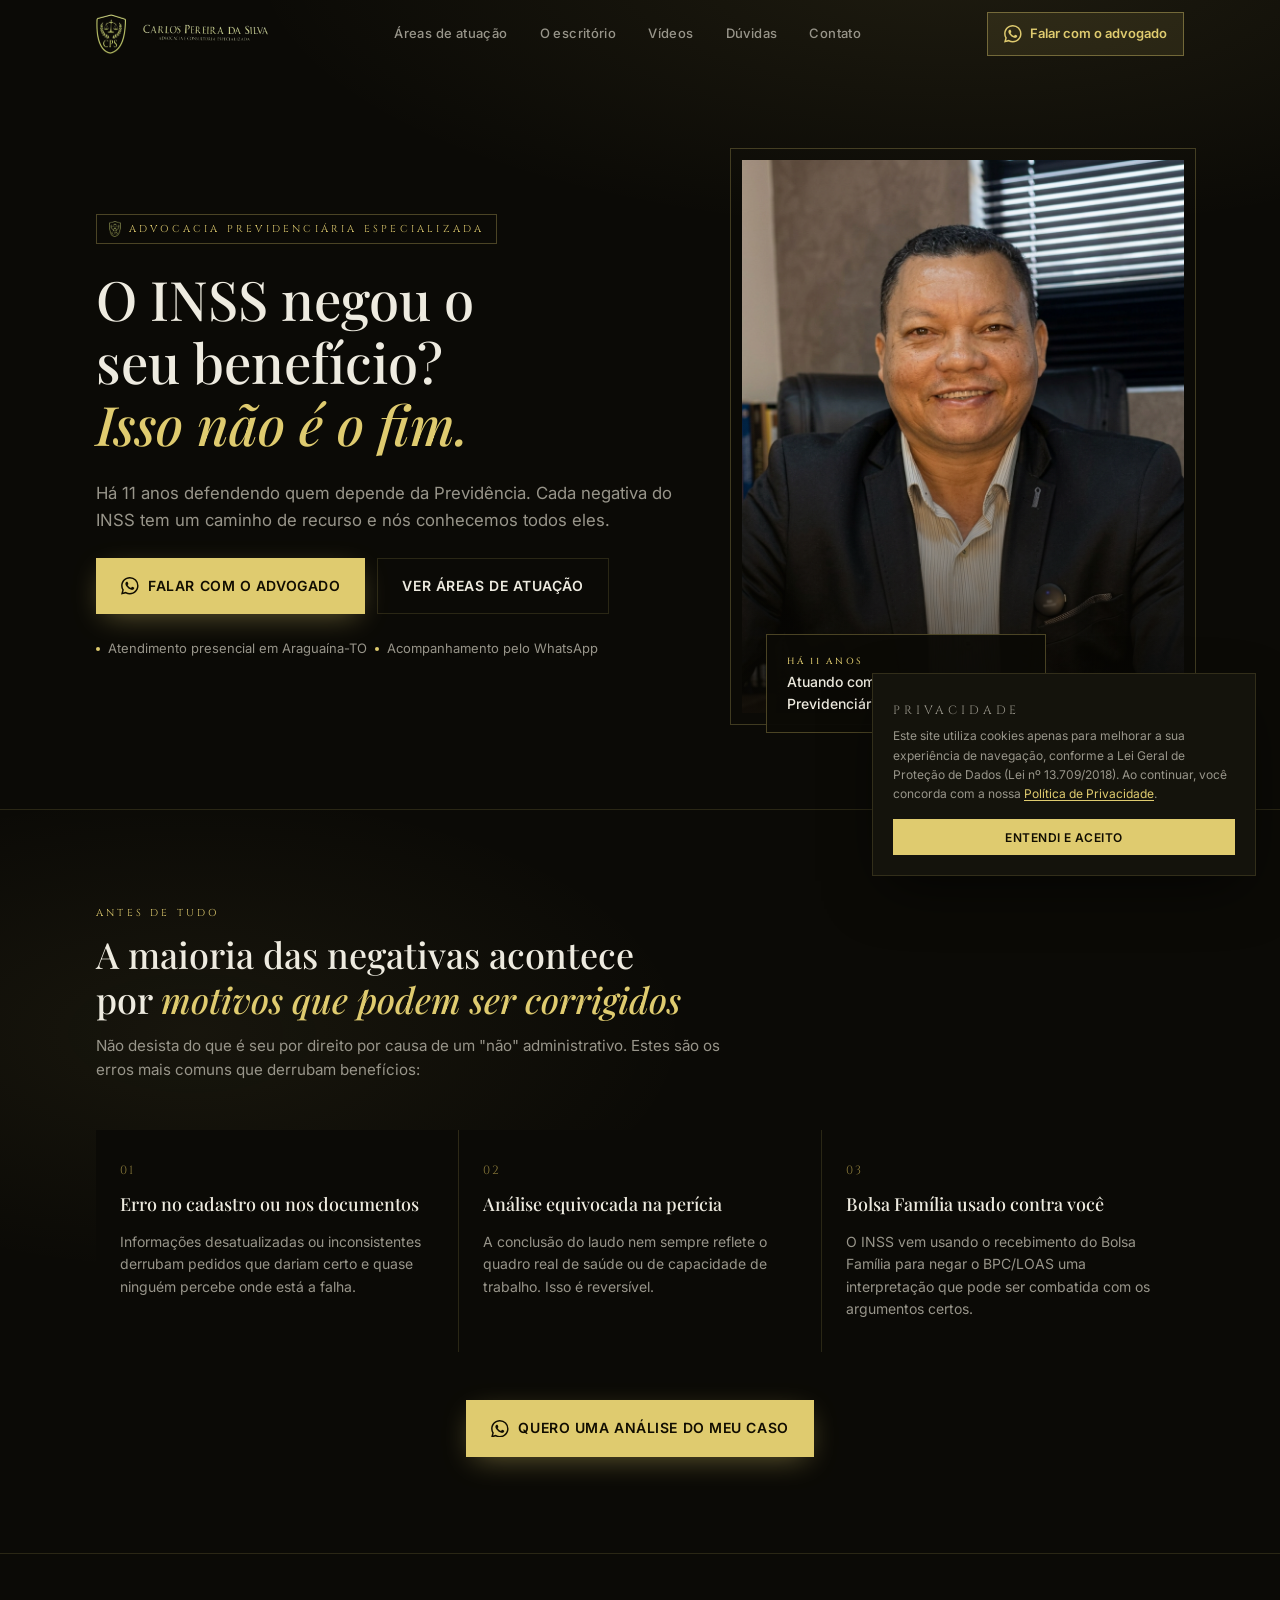
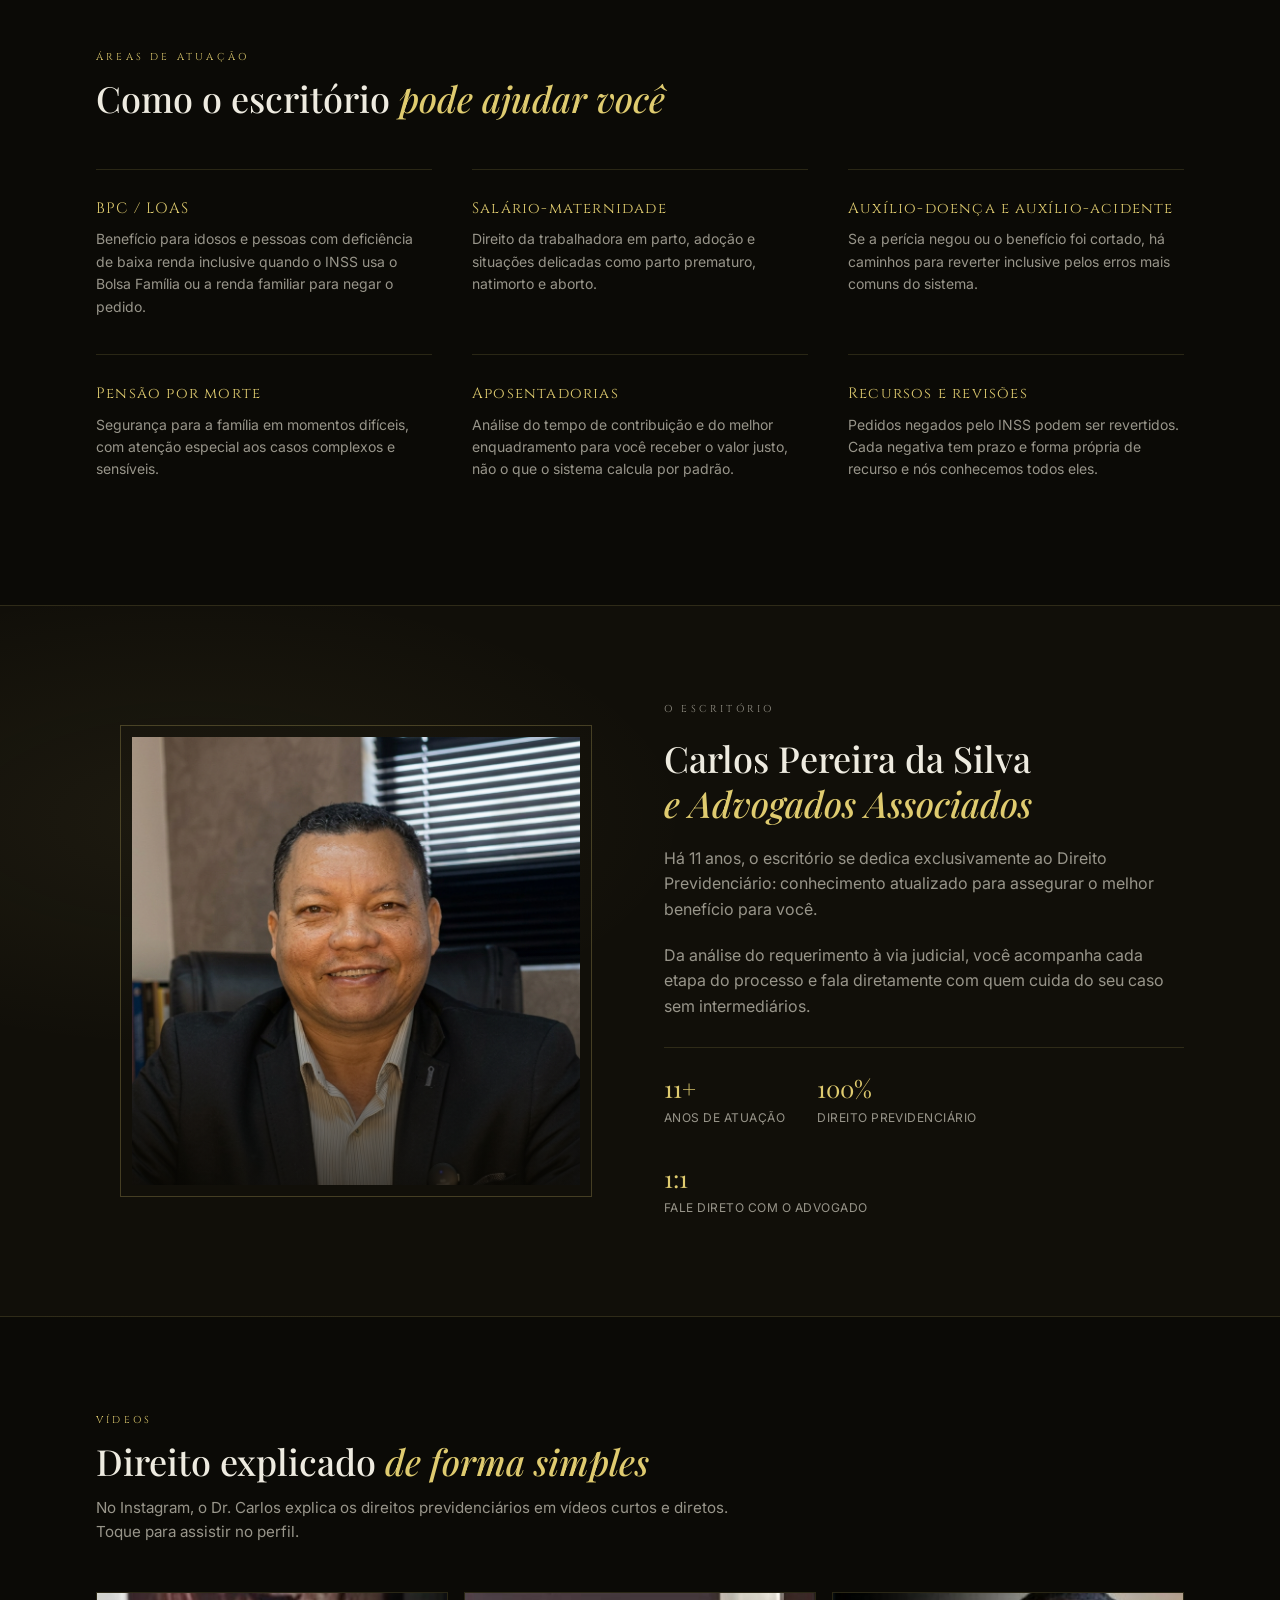
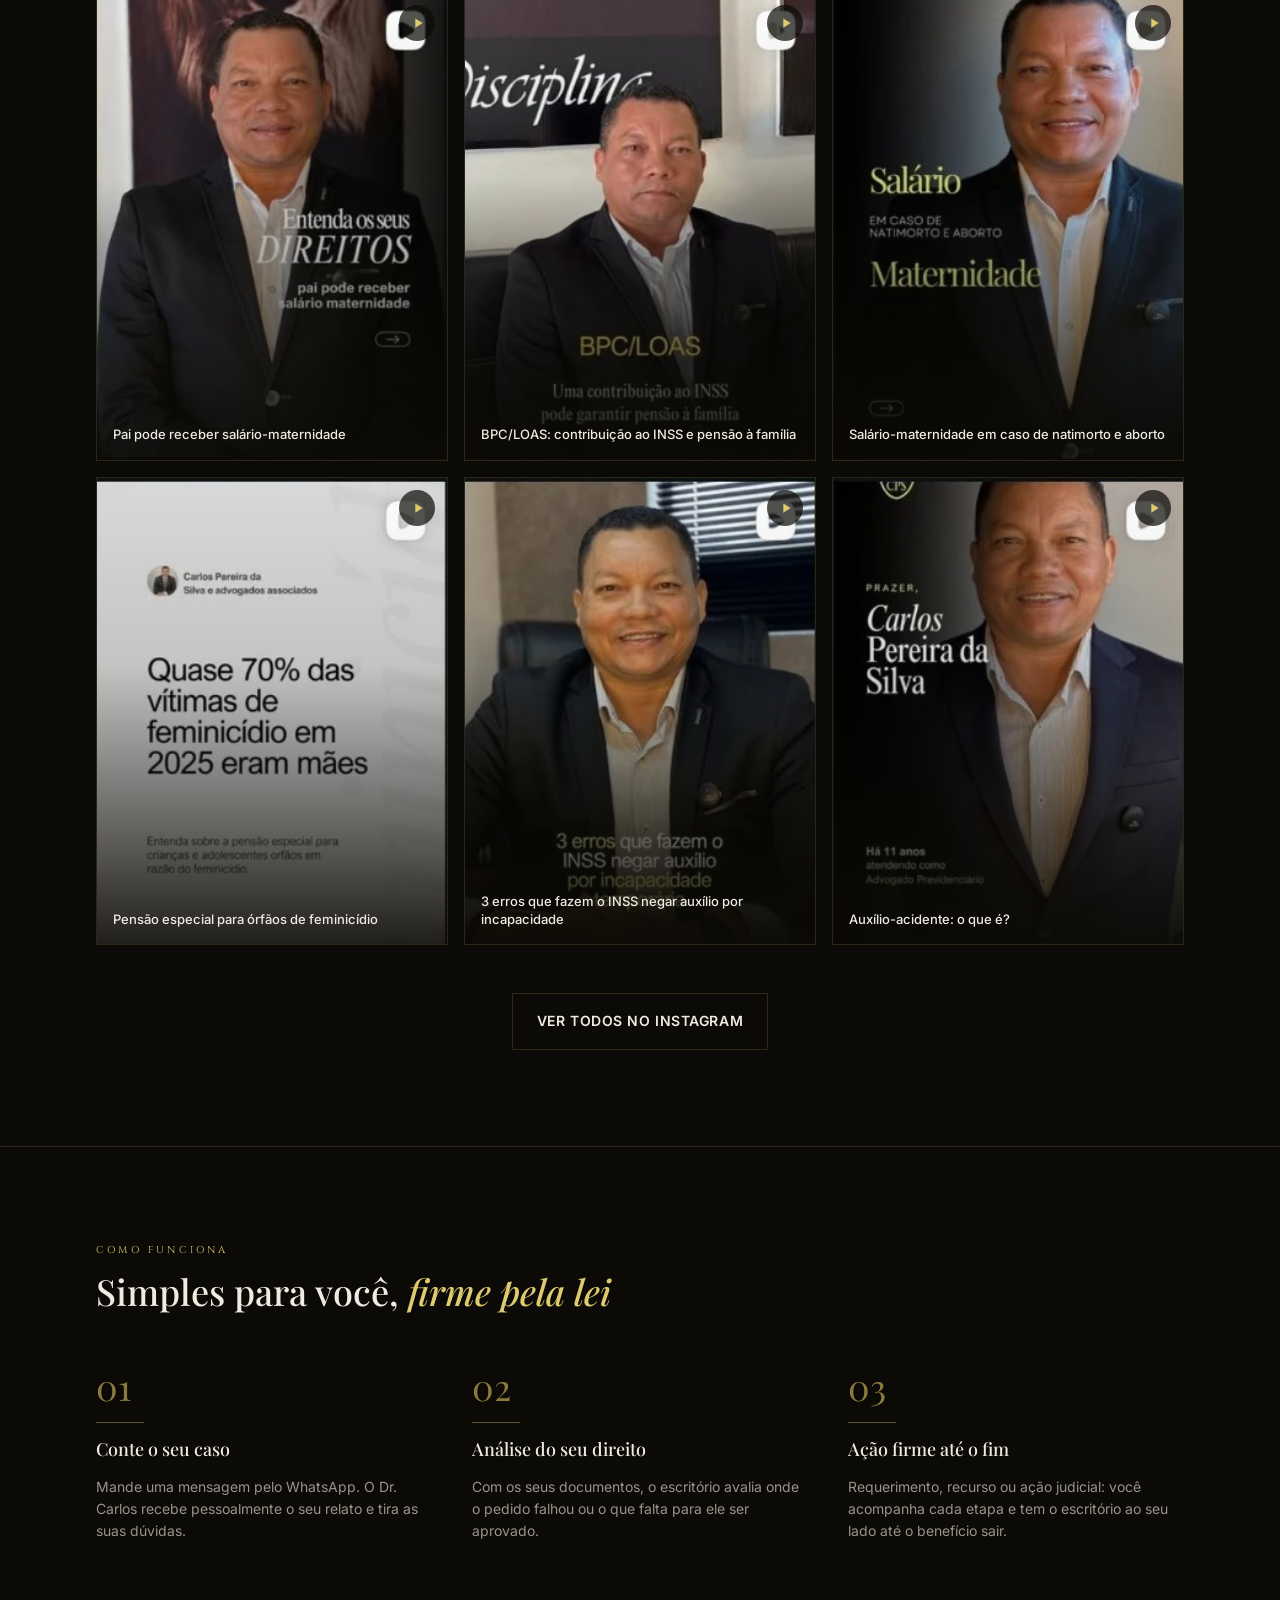
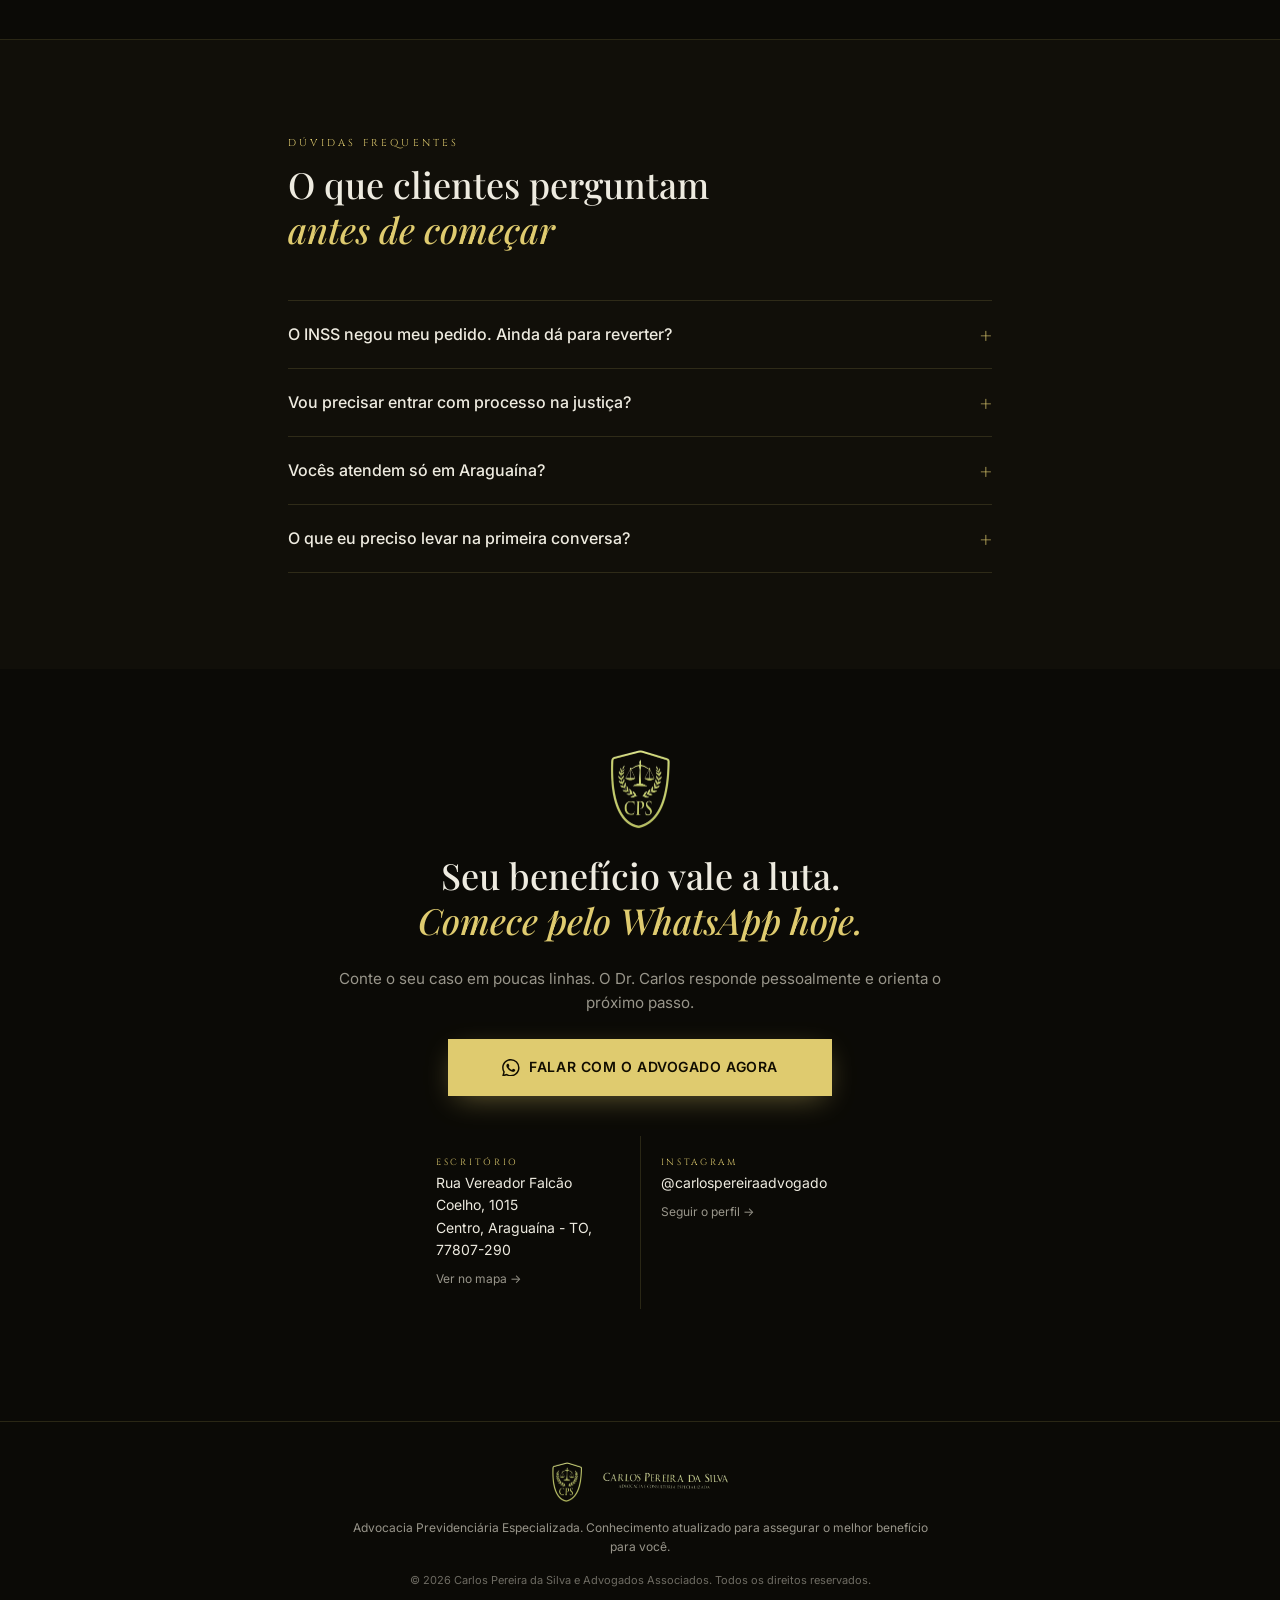
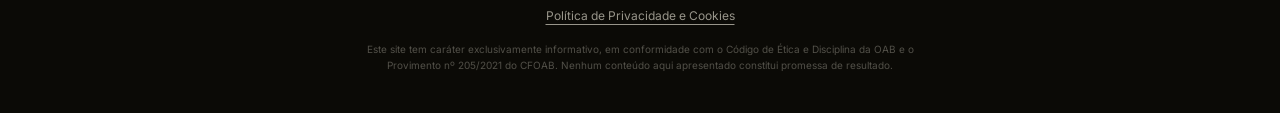
<file: index.html>
<!DOCTYPE html>
<html lang="pt-BR">
<head>
<meta charset="utf-8">
<meta name="viewport" content="width=device-width, initial-scale=1">
<title>Carlos Pereira da Silva | Advogado Previdenciário em Araguaína-TO</title>
<meta name="description" content="Advocacia previdenciária especializada em Araguaína-TO. O INSS negou seu benefício? BPC/LOAS, salário-maternidade, auxílio-doença, pensão por morte e aposentadoria. Fale com o Dr. Carlos pelo WhatsApp.">
<meta name="author" content="Carlos Pereira da Silva e Advogados Associados">
<meta name="theme-color" content="#14130f">
<meta property="og:title" content="Carlos Pereira da Silva | Advogado Previdenciário em Araguaína-TO">
<meta property="og:description" content="O INSS negou o seu benefício? Especialista em Direito Previdenciário há 11 anos. BPC/LOAS, salário-maternidade, auxílio-doença e mais. Fale pelo WhatsApp.">
<meta property="og:type" content="website">
<meta property="og:image" content="img/carlos-portrait.jpg">
<meta name="twitter:card" content="summary_large_image">
<link rel="icon" href="favicon.png" type="image/png">
<link rel="preconnect" href="https://fonts.googleapis.com">
<link rel="preconnect" href="https://fonts.gstatic.com" crossorigin>
<link rel="stylesheet" href="https://fonts.googleapis.com/css2?family=Cinzel:wght@400;600&family=Playfair+Display:ital,wght@0,400;0,500;0,600;1,400;1,500&family=Inter:wght@400;500;600&display=swap">
<link rel="stylesheet" href="./style.css">
<script>document.documentElement.classList.add("js")</script>
<script type="application/ld+json">{"@context":"https://schema.org","@type":"LegalService","name":"Carlos Pereira da Silva e Advogados Associados","description":"Advocacia previdenciária especializada em Araguaína-TO.","telephone":"+55 63 99203-8694","sameAs":["https://instagram.com/carlospereiraadvogado"],"address":{"@type":"PostalAddress","streetAddress":"Rua Vereador Falcão Coelho, 1015","addressLocality":"Araguaína","addressRegion":"TO","postalCode":"77807-290","addressCountry":"BR"}}</script>
</head>
<body>
<a class="skip" href="#conteudo">Ir para o conteúdo</a>
<header class="header"><div class="wrap">
<a class="brand" href="#inicio"><img class="shield" src="img/cps-shield.png" alt="Escudo CPS" width="45" height="73"><img class="word" src="img/cps-wordmark.png" alt="Carlos Pereira da Silva — Advocacia e Consultoria Especializada" width="136" height="25"></a>
<nav class="nav" aria-label="Principal"><a href="#atuacao">Áreas de atuação</a><a href="#sobre">O escritório</a><a href="#videos">Vídeos</a><a href="#faq">Dúvidas</a><a href="#contato">Contato</a></nav>
<a class="cta" href="https://wa.me/5563992038694?text=Ol%C3%A1%2C%20Dr.%20Carlos!%20Encontrei%20o%20seu%20site%20e%20preciso%20de%20ajuda%20com%20um%20benef%C3%ADcio%20do%20INSS." target="_blank" rel="noopener noreferrer"><svg class="wa-icon" viewBox="0 0 24 24" aria-hidden="true"><path d="M17.472 14.382c-.297-.149-1.758-.867-2.03-.967-.273-.099-.471-.148-.67.15-.197.297-.767.966-.94 1.164-.173.199-.347.223-.644.075-.297-.15-1.255-.463-2.39-1.475-.883-.788-1.48-1.761-1.653-2.059-.173-.297-.018-.458.13-.606.134-.133.298-.347.446-.52.149-.174.198-.298.298-.497.099-.198.05-.371-.025-.52-.075-.149-.669-1.612-.916-2.207-.242-.579-.487-.5-.669-.51-.173-.008-.371-.01-.57-.01-.198 0-.52.074-.792.372-.272.297-1.04 1.016-1.04 2.479 0 1.462 1.065 2.875 1.213 3.074.149.198 2.096 3.2 5.077 4.487.709.306 1.262.489 1.694.625.712.227 1.36.195 1.871.118.571-.085 1.758-.719 2.006-1.413.248-.694.248-1.289.173-1.413-.074-.124-.272-.198-.57-.347m-5.421 7.403h-.004a9.87 9.87 0 01-5.031-1.378l-.361-.214-3.741.982.998-3.648-.235-.374a9.86 9.86 0 01-1.51-5.26c.001-5.45 4.436-9.884 9.888-9.884 2.64 0 5.122 1.03 6.988 2.898a9.825 9.825 0 012.893 6.994c-.003 5.45-4.437 9.884-9.885 9.884m8.413-18.297A11.815 11.815 0 0012.05 0C5.495 0 .16 5.335.157 11.892c0 2.096.547 4.142 1.588 5.945L.057 24l6.305-1.654a11.882 11.882 0 005.683 1.448h.005c6.554 0 11.89-5.335 11.893-11.893a11.821 11.821 0 00-3.48-8.413z"/></svg><span class="long">Falar com o advogado</span><span class="short">WhatsApp</span></a>
</div></header>
<main id="conteudo">
<section class="hero" id="inicio"><div class="wrap"><div class="hero-grid">
<div class="hero-copy reveal">
<span class="tag"><img src="img/cps-shield.png" alt="" width="10" height="16"><span class="label">Advocacia Previdenciária Especializada</span></span>
<h1>O INSS negou o seu benefício? <em>Isso não é o fim.</em></h1>
<p class="sub">Há 11 anos defendendo quem depende da Previdência. Cada negativa do INSS tem um caminho de recurso e nós conhecemos todos eles.</p>
<div class="hero-actions"><a class="btn btn-gold " href="https://wa.me/5563992038694?text=Ol%C3%A1%2C%20Dr.%20Carlos!%20Encontrei%20o%20seu%20site%20e%20preciso%20de%20ajuda%20com%20um%20benef%C3%ADcio%20do%20INSS." target="_blank" rel="noopener noreferrer"><svg class="wa-icon" viewBox="0 0 24 24" aria-hidden="true"><path d="M17.472 14.382c-.297-.149-1.758-.867-2.03-.967-.273-.099-.471-.148-.67.15-.197.297-.767.966-.94 1.164-.173.199-.347.223-.644.075-.297-.15-1.255-.463-2.39-1.475-.883-.788-1.48-1.761-1.653-2.059-.173-.297-.018-.458.13-.606.134-.133.298-.347.446-.52.149-.174.198-.298.298-.497.099-.198.05-.371-.025-.52-.075-.149-.669-1.612-.916-2.207-.242-.579-.487-.5-.669-.51-.173-.008-.371-.01-.57-.01-.198 0-.52.074-.792.372-.272.297-1.04 1.016-1.04 2.479 0 1.462 1.065 2.875 1.213 3.074.149.198 2.096 3.2 5.077 4.487.709.306 1.262.489 1.694.625.712.227 1.36.195 1.871.118.571-.085 1.758-.719 2.006-1.413.248-.694.248-1.289.173-1.413-.074-.124-.272-.198-.57-.347m-5.421 7.403h-.004a9.87 9.87 0 01-5.031-1.378l-.361-.214-3.741.982.998-3.648-.235-.374a9.86 9.86 0 01-1.51-5.26c.001-5.45 4.436-9.884 9.888-9.884 2.64 0 5.122 1.03 6.988 2.898a9.825 9.825 0 012.893 6.994c-.003 5.45-4.437 9.884-9.885 9.884m8.413-18.297A11.815 11.815 0 0012.05 0C5.495 0 .16 5.335.157 11.892c0 2.096.547 4.142 1.588 5.945L.057 24l6.305-1.654a11.882 11.882 0 005.683 1.448h.005c6.554 0 11.89-5.335 11.893-11.893a11.821 11.821 0 00-3.48-8.413z"/></svg>Falar com o advogado</a><a class="btn" href="#atuacao">Ver áreas de atuação</a></div>
<p class="facts"><span class="dot"></span>Atendimento presencial em Araguaína-TO<span class="dot"></span>Acompanhamento pelo WhatsApp</p>
</div>
<div class="photo reveal" style="--d:150ms"><div class="frame"><img src="img/carlos-portrait.jpg" alt="Dr. Carlos Pereira da Silva, advogado previdenciário, no escritório" width="928" height="1152" fetchpriority="high"></div>
<div class="badge"><p class="label">Há 11 anos</p><p>Atuando como Advogado Previdenciário</p></div></div>
</div></div></section>

<section class="glow bordered"><div class="wrap">
<div class="sec-head reveal"><p class="label">Antes de tudo</p>
<h2>A maioria das negativas acontece por <em>motivos que podem ser corrigidos</em></h2>
<p class="lead">Não desista do que é seu por direito por causa de um "não" administrativo. Estes são os erros mais comuns que derrubam benefícios:</p></div>
<div class="mistakes">
<div class="reveal"><span class="n">01</span><h3>Erro no cadastro ou nos documentos</h3><p>Informações desatualizadas ou inconsistentes derrubam pedidos que dariam certo e quase ninguém percebe onde está a falha.</p></div>
<div class="reveal" style="--d:100ms"><span class="n">02</span><h3>Análise equivocada na perícia</h3><p>A conclusão do laudo nem sempre reflete o quadro real de saúde ou de capacidade de trabalho. Isso é reversível.</p></div>
<div class="reveal" style="--d:200ms"><span class="n">03</span><h3>Bolsa Família usado contra você</h3><p>O INSS vem usando o recebimento do Bolsa Família para negar o BPC/LOAS uma interpretação que pode ser combatida com os argumentos certos.</p></div>
</div>
<div class="center reveal"><a class="btn btn-gold " href="https://wa.me/5563992038694?text=Ol%C3%A1%2C%20Dr.%20Carlos!%20Encontrei%20o%20seu%20site%20e%20preciso%20de%20ajuda%20com%20um%20benef%C3%ADcio%20do%20INSS." target="_blank" rel="noopener noreferrer"><svg class="wa-icon" viewBox="0 0 24 24" aria-hidden="true"><path d="M17.472 14.382c-.297-.149-1.758-.867-2.03-.967-.273-.099-.471-.148-.67.15-.197.297-.767.966-.94 1.164-.173.199-.347.223-.644.075-.297-.15-1.255-.463-2.39-1.475-.883-.788-1.48-1.761-1.653-2.059-.173-.297-.018-.458.13-.606.134-.133.298-.347.446-.52.149-.174.198-.298.298-.497.099-.198.05-.371-.025-.52-.075-.149-.669-1.612-.916-2.207-.242-.579-.487-.5-.669-.51-.173-.008-.371-.01-.57-.01-.198 0-.52.074-.792.372-.272.297-1.04 1.016-1.04 2.479 0 1.462 1.065 2.875 1.213 3.074.149.198 2.096 3.2 5.077 4.487.709.306 1.262.489 1.694.625.712.227 1.36.195 1.871.118.571-.085 1.758-.719 2.006-1.413.248-.694.248-1.289.173-1.413-.074-.124-.272-.198-.57-.347m-5.421 7.403h-.004a9.87 9.87 0 01-5.031-1.378l-.361-.214-3.741.982.998-3.648-.235-.374a9.86 9.86 0 01-1.51-5.26c.001-5.45 4.436-9.884 9.888-9.884 2.64 0 5.122 1.03 6.988 2.898a9.825 9.825 0 012.893 6.994c-.003 5.45-4.437 9.884-9.885 9.884m8.413-18.297A11.815 11.815 0 0012.05 0C5.495 0 .16 5.335.157 11.892c0 2.096.547 4.142 1.588 5.945L.057 24l6.305-1.654a11.882 11.882 0 005.683 1.448h.005c6.554 0 11.89-5.335 11.893-11.893a11.821 11.821 0 00-3.48-8.413z"/></svg>Quero uma análise do meu caso</a></div>
</div></section>

<section id="atuacao"><div class="wrap">
<div class="sec-head reveal"><p class="label">Áreas de atuação</p><h2>Como o escritório <em>pode ajudar você</em></h2></div>
<div class="services">
<div class="svc reveal"><h3>BPC / LOAS</h3><p>Benefício para idosos e pessoas com deficiência de baixa renda inclusive quando o INSS usa o Bolsa Família ou a renda familiar para negar o pedido.</p></div>
<div class="svc reveal" style="--d:80ms"><h3>Salário-maternidade</h3><p>Direito da trabalhadora em parto, adoção e situações delicadas como parto prematuro, natimorto e aborto.</p></div>
<div class="svc reveal" style="--d:160ms"><h3>Auxílio-doença e auxílio-acidente</h3><p>Se a perícia negou ou o benefício foi cortado, há caminhos para reverter inclusive pelos erros mais comuns do sistema.</p></div>
<div class="svc reveal"><h3>Pensão por morte</h3><p>Segurança para a família em momentos difíceis, com atenção especial aos casos complexos e sensíveis.</p></div>
<div class="svc reveal" style="--d:80ms"><h3>Aposentadorias</h3><p>Análise do tempo de contribuição e do melhor enquadramento para você receber o valor justo, não o que o sistema calcula por padrão.</p></div>
<div class="svc reveal" style="--d:160ms"><h3>Recursos e revisões</h3><p>Pedidos negados pelo INSS podem ser revertidos. Cada negativa tem prazo e forma própria de recurso e nós conhecemos todos eles.</p></div>
</div></div></section>

<section class="glow bordered surface" id="sobre"><div class="wrap"><div class="about">
<div class="photo reveal"><div class="frame"><img src="img/carlos-portrait.jpg" alt="Dr. Carlos Pereira da Silva em seu escritório" width="928" height="1152" loading="lazy"></div></div>
<div class="about-copy reveal" style="--d:120ms"><p class="label">O escritório</p>
<h2>Carlos Pereira da Silva <em>e Advogados Associados</em></h2>
<p>Há 11 anos, o escritório se dedica exclusivamente ao Direito Previdenciário: conhecimento atualizado para assegurar o melhor benefício para você.</p>
<p>Da análise do requerimento à via judicial, você acompanha cada etapa do processo e fala diretamente com quem cuida do seu caso sem intermediários.</p>
<div class="stats"><div><strong>11+</strong><span>anos de atuação</span></div><div><strong>100%</strong><span>Direito Previdenciário</span></div><div><strong>1:1</strong><span>fale direto com o advogado</span></div></div>
</div></div></div></section>

<section id="videos"><div class="wrap">
<div class="sec-head reveal"><p class="label">Vídeos</p><h2>Direito explicado <em>de forma simples</em></h2>
<p class="lead">No Instagram, o Dr. Carlos explica os direitos previdenciários em vídeos curtos e diretos. Toque para assistir no perfil.</p></div>
<div class="reels">
<a class="reel reveal" href="https://instagram.com/carlospereiraadvogado" target="_blank" rel="noopener noreferrer"><img src="img/reels/reel-0.jpg" alt="Pai pode receber salário-maternidade" width="400" height="533" loading="lazy"><span class="play" aria-hidden="true"><svg viewBox="0 0 24 24"><path d="M8 5.14v14l11-7-11-7z"/></svg></span><span class="t">Pai pode receber salário-maternidade</span></a>
<a class="reel reveal" style="--d:80ms" href="https://instagram.com/carlospereiraadvogado" target="_blank" rel="noopener noreferrer"><img src="img/reels/reel-1.jpg" alt="BPC/LOAS: contribuição ao INSS e pensão à família" width="400" height="533" loading="lazy"><span class="play" aria-hidden="true"><svg viewBox="0 0 24 24"><path d="M8 5.14v14l11-7-11-7z"/></svg></span><span class="t">BPC/LOAS: contribuição ao INSS e pensão à família</span></a>
<a class="reel reveal" style="--d:160ms" href="https://instagram.com/carlospereiraadvogado" target="_blank" rel="noopener noreferrer"><img src="img/reels/reel-2.jpg" alt="Salário-maternidade em caso de natimorto e aborto" width="400" height="533" loading="lazy"><span class="play" aria-hidden="true"><svg viewBox="0 0 24 24"><path d="M8 5.14v14l11-7-11-7z"/></svg></span><span class="t">Salário-maternidade em caso de natimorto e aborto</span></a>
<a class="reel reveal" href="https://instagram.com/carlospereiraadvogado" target="_blank" rel="noopener noreferrer"><img src="img/reels/reel-3.jpg" alt="Pensão especial para órfãos de feminicídio" width="400" height="533" loading="lazy"><span class="play" aria-hidden="true"><svg viewBox="0 0 24 24"><path d="M8 5.14v14l11-7-11-7z"/></svg></span><span class="t">Pensão especial para órfãos de feminicídio</span></a>
<a class="reel reveal" style="--d:80ms" href="https://instagram.com/carlospereiraadvogado" target="_blank" rel="noopener noreferrer"><img src="img/reels/reel-4.jpg" alt="3 erros que fazem o INSS negar auxílio por incapacidade" width="400" height="533" loading="lazy"><span class="play" aria-hidden="true"><svg viewBox="0 0 24 24"><path d="M8 5.14v14l11-7-11-7z"/></svg></span><span class="t">3 erros que fazem o INSS negar auxílio por incapacidade</span></a>
<a class="reel reveal" style="--d:160ms" href="https://instagram.com/carlospereiraadvogado" target="_blank" rel="noopener noreferrer"><img src="img/reels/reel-5.jpg" alt="Auxílio-acidente: o que é?" width="400" height="533" loading="lazy"><span class="play" aria-hidden="true"><svg viewBox="0 0 24 24"><path d="M8 5.14v14l11-7-11-7z"/></svg></span><span class="t">Auxílio-acidente: o que é?</span></a>
</div>
<div class="center reveal"><a class="btn" href="https://instagram.com/carlospereiraadvogado" target="_blank" rel="noopener noreferrer">Ver todos no Instagram</a></div>
</div></section>

<section class="bordered"><div class="wrap">
<div class="sec-head reveal"><p class="label">Como funciona</p><h2>Simples para você, <em>firme pela lei</em></h2></div>
<div class="steps">
<div class="step reveal"><span class="n">01</span><hr><h3>Conte o seu caso</h3><p>Mande uma mensagem pelo WhatsApp. O Dr. Carlos recebe pessoalmente o seu relato e tira as suas dúvidas.</p></div>
<div class="step reveal" style="--d:100ms"><span class="n">02</span><hr><h3>Análise do seu direito</h3><p>Com os seus documentos, o escritório avalia onde o pedido falhou ou o que falta para ele ser aprovado.</p></div>
<div class="step reveal" style="--d:200ms"><span class="n">03</span><hr><h3>Ação firme até o fim</h3><p>Requerimento, recurso ou ação judicial: você acompanha cada etapa e tem o escritório ao seu lado até o benefício sair.</p></div>
</div></div></section>

<section class="surface" id="faq"><div class="wrap narrow">
<div class="sec-head reveal"><p class="label">Dúvidas frequentes</p><h2>O que clientes perguntam <em>antes de começar</em></h2></div>
<div class="faq reveal">
<details><summary>O INSS negou meu pedido. Ainda dá para reverter?</summary><p>Sim. A negativa não é o fim: existe recurso administrativo dentro do próprio INSS e, quando necessário, ação judicial. O caminho certo depende do motivo da negativa por isso o primeiro passo é analisar a carta de indeferimento do seu caso.</p></details>
<details><summary>Vou precisar entrar com processo na justiça?</summary><p>Nem sempre. Muitas questões se resolvem na via administrativa, corrigindo o que causou a negativa. Quando a ação judicial é o melhor caminho, você é orientado em cada etapa e sabe exatamente o que esperar.</p></details>
<details><summary>Vocês atendem só em Araguaína?</summary><p>O atendimento presencial acontece no escritório, no Centro de Araguaína. O contato, o envio de documentos e o acompanhamento do processo podem ser feitos pelo WhatsApp, do jeito que for mais prático para você.</p></details>
<details><summary>O que eu preciso levar na primeira conversa?</summary><p>Seus documentos pessoais, a carta de negativa do INSS (se tiver recebido) e, se possível, informações sobre seus vínculos de trabalho e contribuições. A análise começa por aí.</p></details>
</div></div></section>

<section class="final" id="contato"><div class="wrap reveal">
<img class="shield" src="img/cps-shield.png" alt="Escudo CPS" width="62" height="100" loading="lazy">
<h2>Seu benefício vale a luta. <em>Comece pelo WhatsApp hoje.</em></h2>
<p class="lead">Conte o seu caso em poucas linhas. O Dr. Carlos responde pessoalmente e orienta o próximo passo.</p>
<a class="btn btn-gold " href="https://wa.me/5563992038694?text=Ol%C3%A1%2C%20Dr.%20Carlos!%20Encontrei%20o%20seu%20site%20e%20preciso%20de%20ajuda%20com%20um%20benef%C3%ADcio%20do%20INSS." target="_blank" rel="noopener noreferrer"><svg class="wa-icon" viewBox="0 0 24 24" aria-hidden="true"><path d="M17.472 14.382c-.297-.149-1.758-.867-2.03-.967-.273-.099-.471-.148-.67.15-.197.297-.767.966-.94 1.164-.173.199-.347.223-.644.075-.297-.15-1.255-.463-2.39-1.475-.883-.788-1.48-1.761-1.653-2.059-.173-.297-.018-.458.13-.606.134-.133.298-.347.446-.52.149-.174.198-.298.298-.497.099-.198.05-.371-.025-.52-.075-.149-.669-1.612-.916-2.207-.242-.579-.487-.5-.669-.51-.173-.008-.371-.01-.57-.01-.198 0-.52.074-.792.372-.272.297-1.04 1.016-1.04 2.479 0 1.462 1.065 2.875 1.213 3.074.149.198 2.096 3.2 5.077 4.487.709.306 1.262.489 1.694.625.712.227 1.36.195 1.871.118.571-.085 1.758-.719 2.006-1.413.248-.694.248-1.289.173-1.413-.074-.124-.272-.198-.57-.347m-5.421 7.403h-.004a9.87 9.87 0 01-5.031-1.378l-.361-.214-3.741.982.998-3.648-.235-.374a9.86 9.86 0 01-1.51-5.26c.001-5.45 4.436-9.884 9.888-9.884 2.64 0 5.122 1.03 6.988 2.898a9.825 9.825 0 012.893 6.994c-.003 5.45-4.437 9.884-9.885 9.884m8.413-18.297A11.815 11.815 0 0012.05 0C5.495 0 .16 5.335.157 11.892c0 2.096.547 4.142 1.588 5.945L.057 24l6.305-1.654a11.882 11.882 0 005.683 1.448h.005c6.554 0 11.89-5.335 11.893-11.893a11.821 11.821 0 00-3.48-8.413z"/></svg>Falar com o advogado agora</a>
<div class="contacts">
<a href="https://www.google.com/maps/search/?api=1&query=Rua%20Vereador%20Falc%C3%A3o%20Coelho%2C%201015%2C%20Centro%2C%20Aragua%C3%ADna%20-%20TO%2C%2077807-290" target="_blank" rel="noopener noreferrer"><span class="label">Escritório</span><span class="txt">Rua Vereador Falcão Coelho, 1015<br>Centro, Araguaína - TO, 77807-290</span><span class="go">Ver no mapa →</span></a>
<a href="https://instagram.com/carlospereiraadvogado" target="_blank" rel="noopener noreferrer"><span class="label">Instagram</span><span class="txt">@carlospereiraadvogado</span><span class="go">Seguir o perfil →</span></a>
</div></div></section>
</main>

<footer class="footer"><div class="wrap">
<div class="brand"><img class="shield" src="img/cps-shield.png" alt="Escudo CPS" width="37" height="60" loading="lazy"><img class="word" src="img/cps-wordmark.png" alt="Carlos Pereira da Silva — Advocacia e Consultoria Especializada" width="130" height="24" loading="lazy"></div>
<p>Advocacia Previdenciária Especializada. Conhecimento atualizado para assegurar o melhor benefício para você.</p>
<p class="small">© <span id="ano">2026</span> Carlos Pereira da Silva e Advogados Associados. Todos os direitos reservados.</p>
<a class="priv" href="privacidade.html">Política de Privacidade e Cookies</a>
<p class="tiny">Este site tem caráter exclusivamente informativo, em conformidade com o Código de Ética e Disciplina da OAB e o Provimento nº 205/2021 do CFOAB. Nenhum conteúdo aqui apresentado constitui promessa de resultado.</p>
</div></footer>

<div class="float-bar"><a class="btn btn-gold" href="https://wa.me/5563992038694?text=Ol%C3%A1%2C%20Dr.%20Carlos!%20Encontrei%20o%20seu%20site%20e%20preciso%20de%20ajuda%20com%20um%20benef%C3%ADcio%20do%20INSS." target="_blank" rel="noopener noreferrer"><svg class="wa-icon" viewBox="0 0 24 24" aria-hidden="true"><path d="M17.472 14.382c-.297-.149-1.758-.867-2.03-.967-.273-.099-.471-.148-.67.15-.197.297-.767.966-.94 1.164-.173.199-.347.223-.644.075-.297-.15-1.255-.463-2.39-1.475-.883-.788-1.48-1.761-1.653-2.059-.173-.297-.018-.458.13-.606.134-.133.298-.347.446-.52.149-.174.198-.298.298-.497.099-.198.05-.371-.025-.52-.075-.149-.669-1.612-.916-2.207-.242-.579-.487-.5-.669-.51-.173-.008-.371-.01-.57-.01-.198 0-.52.074-.792.372-.272.297-1.04 1.016-1.04 2.479 0 1.462 1.065 2.875 1.213 3.074.149.198 2.096 3.2 5.077 4.487.709.306 1.262.489 1.694.625.712.227 1.36.195 1.871.118.571-.085 1.758-.719 2.006-1.413.248-.694.248-1.289.173-1.413-.074-.124-.272-.198-.57-.347m-5.421 7.403h-.004a9.87 9.87 0 01-5.031-1.378l-.361-.214-3.741.982.998-3.648-.235-.374a9.86 9.86 0 01-1.51-5.26c.001-5.45 4.436-9.884 9.888-9.884 2.64 0 5.122 1.03 6.988 2.898a9.825 9.825 0 012.893 6.994c-.003 5.45-4.437 9.884-9.885 9.884m8.413-18.297A11.815 11.815 0 0012.05 0C5.495 0 .16 5.335.157 11.892c0 2.096.547 4.142 1.588 5.945L.057 24l6.305-1.654a11.882 11.882 0 005.683 1.448h.005c6.554 0 11.89-5.335 11.893-11.893a11.821 11.821 0 00-3.48-8.413z"/></svg>Consultar meu caso</a></div>
<a class="float-round" href="https://wa.me/5563992038694?text=Ol%C3%A1%2C%20Dr.%20Carlos!%20Encontrei%20o%20seu%20site%20e%20preciso%20de%20ajuda%20com%20um%20benef%C3%ADcio%20do%20INSS." target="_blank" rel="noopener noreferrer" aria-label="Falar com o advogado pelo WhatsApp"><svg viewBox="0 0 24 24" aria-hidden="true"><path d="M17.472 14.382c-.297-.149-1.758-.867-2.03-.967-.273-.099-.471-.148-.67.15-.197.297-.767.966-.94 1.164-.173.199-.347.223-.644.075-.297-.15-1.255-.463-2.39-1.475-.883-.788-1.48-1.761-1.653-2.059-.173-.297-.018-.458.13-.606.134-.133.298-.347.446-.52.149-.174.198-.298.298-.497.099-.198.05-.371-.025-.52-.075-.149-.669-1.612-.916-2.207-.242-.579-.487-.5-.669-.51-.173-.008-.371-.01-.57-.01-.198 0-.52.074-.792.372-.272.297-1.04 1.016-1.04 2.479 0 1.462 1.065 2.875 1.213 3.074.149.198 2.096 3.2 5.077 4.487.709.306 1.262.489 1.694.625.712.227 1.36.195 1.871.118.571-.085 1.758-.719 2.006-1.413.248-.694.248-1.289.173-1.413-.074-.124-.272-.198-.57-.347m-5.421 7.403h-.004a9.87 9.87 0 01-5.031-1.378l-.361-.214-3.741.982.998-3.648-.235-.374a9.86 9.86 0 01-1.51-5.26c.001-5.45 4.436-9.884 9.888-9.884 2.64 0 5.122 1.03 6.988 2.898a9.825 9.825 0 012.893 6.994c-.003 5.45-4.437 9.884-9.885 9.884m8.413-18.297A11.815 11.815 0 0012.05 0C5.495 0 .16 5.335.157 11.892c0 2.096.547 4.142 1.588 5.945L.057 24l6.305-1.654a11.882 11.882 0 005.683 1.448h.005c6.554 0 11.89-5.335 11.893-11.893a11.821 11.821 0 00-3.48-8.413z"/></svg></a>
<div class="cookie" id="cookie" role="dialog" aria-label="Aviso de cookies"><div>
<p class="label">Privacidade</p>
<p>Este site utiliza cookies apenas para melhorar a sua experiência de navegação, conforme a Lei Geral de Proteção de Dados (Lei nº 13.709/2018). Ao continuar, você concorda com a nossa <a href="privacidade.html">Política de Privacidade</a>.</p>
<button type="button" id="cookie-ok">Entendi e aceito</button></div></div>
<script src="./main.js" defer></script>
</body>
</html>
</file>
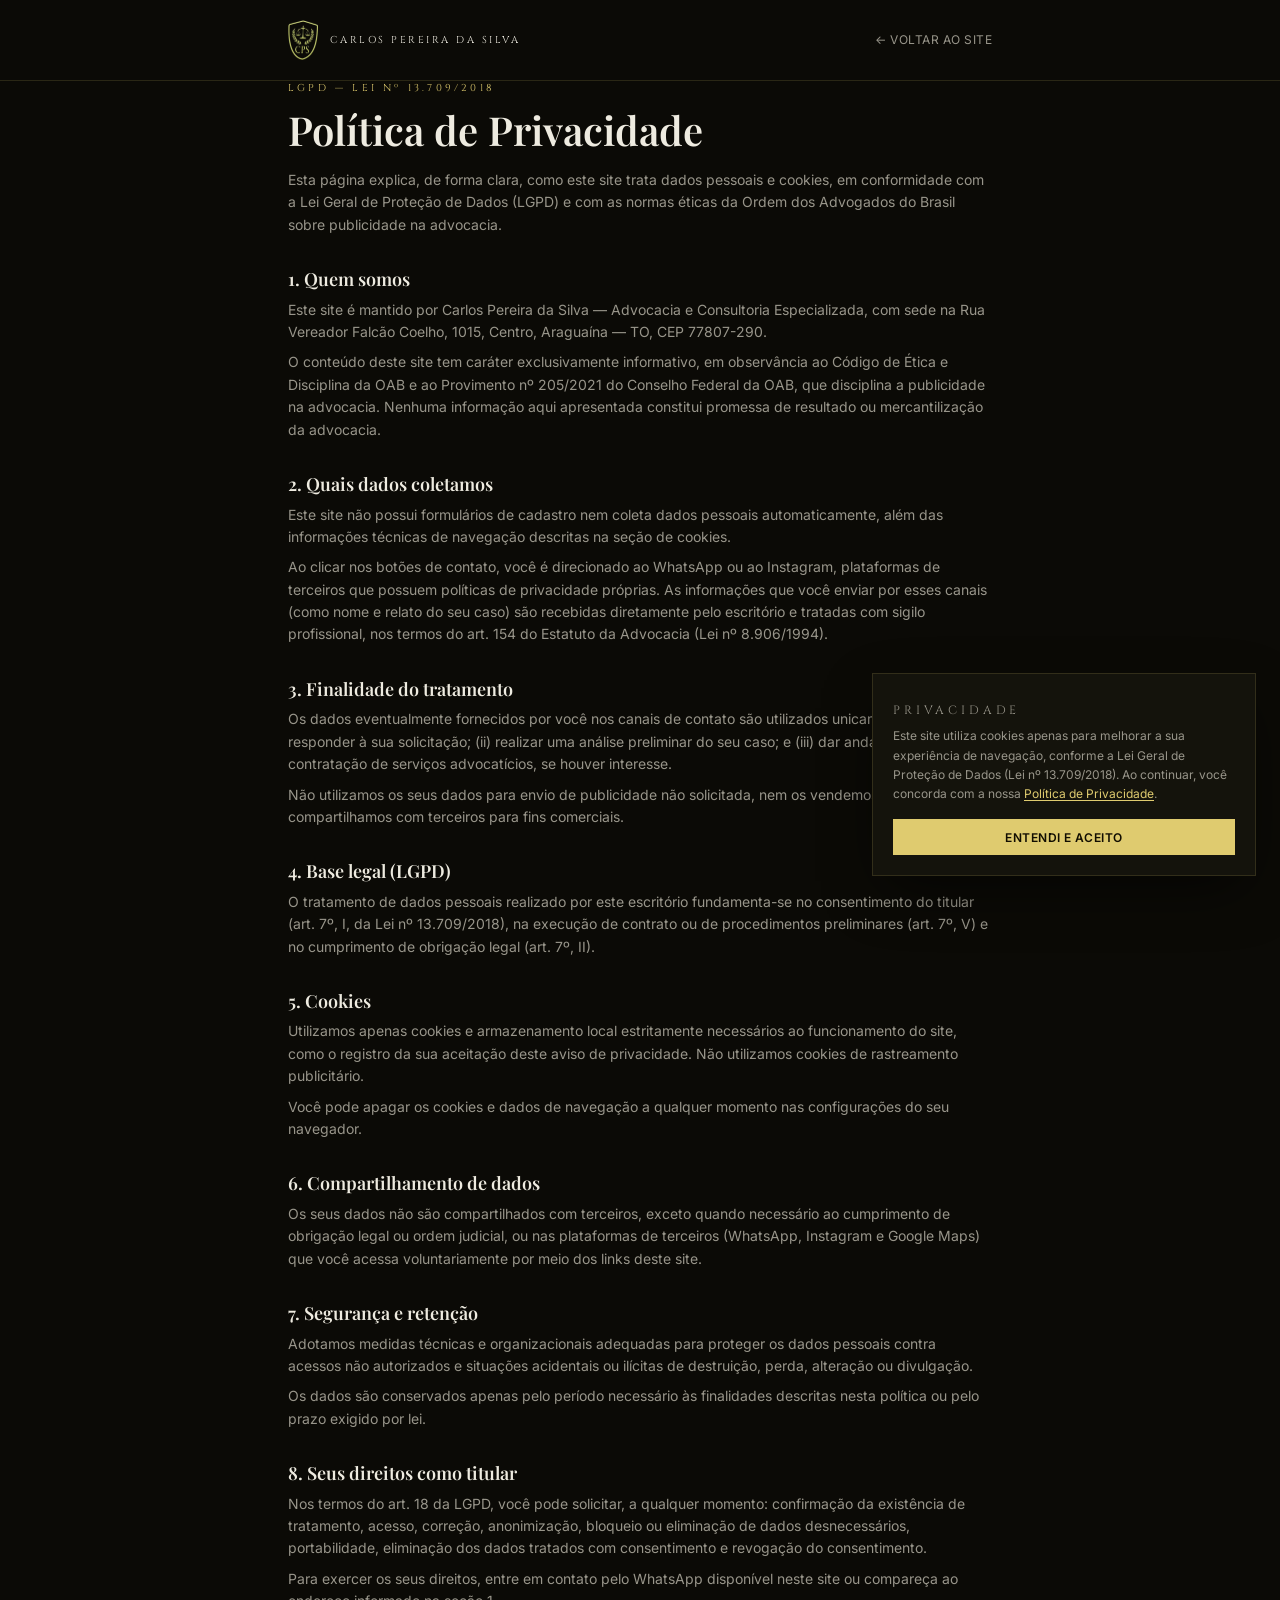
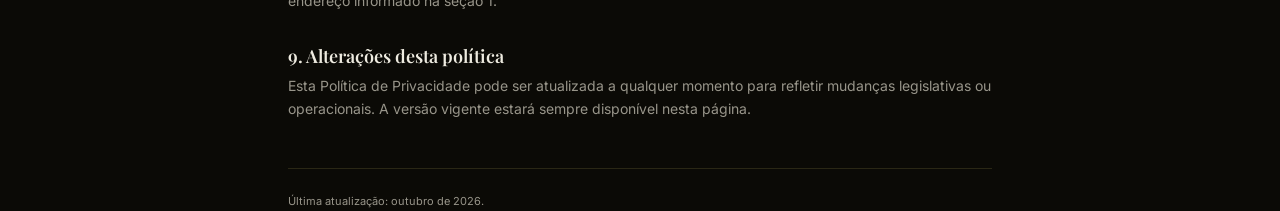
<file: privacidade.html>
<!DOCTYPE html>
<html lang="pt-BR">
<head>
<meta charset="utf-8">
<meta name="viewport" content="width=device-width, initial-scale=1">
<title>Política de Privacidade | Carlos Pereira da Silva — Advocacia</title>
<meta name="description" content="Política de Privacidade e uso de cookies do site Carlos Pereira da Silva — Advocacia e Consultoria Especializada, em conformidade com a LGPD (Lei nº 13.709/2018).">
<meta name="author" content="Carlos Pereira da Silva e Advogados Associados">
<meta name="theme-color" content="#14130f">
<meta property="og:title" content="Política de Privacidade | Carlos Pereira da Silva — Advocacia">
<meta property="og:description" content="Como tratamos os seus dados pessoais, em conformidade com a LGPD e com as normas éticas da advocacia.">
<meta property="og:type" content="website">
<meta property="og:image" content="img/carlos-portrait.jpg">
<meta name="twitter:card" content="summary_large_image">
<link rel="icon" href="favicon.png" type="image/png">
<link rel="preconnect" href="https://fonts.googleapis.com">
<link rel="preconnect" href="https://fonts.gstatic.com" crossorigin>
<link rel="stylesheet" href="https://fonts.googleapis.com/css2?family=Cinzel:wght@400;600&family=Playfair+Display:ital,wght@0,400;0,500;0,600;1,400;1,500&family=Inter:wght@400;500;600&display=swap">
<link rel="stylesheet" href="./style.css">
<script>document.documentElement.classList.add("js")</script>
</head>
<body>
<header class="legal-top"><div class="wrap narrow">
<a class="brand" href="index.html"><img class="shield" src="img/cps-shield.png" alt="Escudo CPS" width="31" height="50"><span class="name">Carlos Pereira da Silva</span></a>
<a class="back" href="index.html">← Voltar ao site</a>
</div></header>
<main class="wrap narrow legal">
<p class="label">LGPD — Lei nº 13.709/2018</p>
<h1>Política de Privacidade</h1>
<p class="intro">Esta página explica, de forma clara, como este site trata dados pessoais e cookies, em conformidade com a Lei Geral de Proteção de Dados (LGPD) e com as normas éticas da Ordem dos Advogados do Brasil sobre publicidade na advocacia.</p>
<section><h2>1. Quem somos</h2><p>Este site é mantido por Carlos Pereira da Silva — Advocacia e Consultoria Especializada, com sede na Rua Vereador Falcão Coelho, 1015, Centro, Araguaína — TO, CEP 77807-290.</p><p>O conteúdo deste site tem caráter exclusivamente informativo, em observância ao Código de Ética e Disciplina da OAB e ao Provimento nº 205/2021 do Conselho Federal da OAB, que disciplina a publicidade na advocacia. Nenhuma informação aqui apresentada constitui promessa de resultado ou mercantilização da advocacia.</p></section>
<section><h2>2. Quais dados coletamos</h2><p>Este site não possui formulários de cadastro nem coleta dados pessoais automaticamente, além das informações técnicas de navegação descritas na seção de cookies.</p><p>Ao clicar nos botões de contato, você é direcionado ao WhatsApp ou ao Instagram, plataformas de terceiros que possuem políticas de privacidade próprias. As informações que você enviar por esses canais (como nome e relato do seu caso) são recebidas diretamente pelo escritório e tratadas com sigilo profissional, nos termos do art. 154 do Estatuto da Advocacia (Lei nº 8.906/1994).</p></section>
<section><h2>3. Finalidade do tratamento</h2><p>Os dados eventualmente fornecidos por você nos canais de contato são utilizados unicamente para: (i) responder à sua solicitação; (ii) realizar uma análise preliminar do seu caso; e (iii) dar andamento à contratação de serviços advocatícios, se houver interesse.</p><p>Não utilizamos os seus dados para envio de publicidade não solicitada, nem os vendemos ou compartilhamos com terceiros para fins comerciais.</p></section>
<section><h2>4. Base legal (LGPD)</h2><p>O tratamento de dados pessoais realizado por este escritório fundamenta-se no consentimento do titular (art. 7º, I, da Lei nº 13.709/2018), na execução de contrato ou de procedimentos preliminares (art. 7º, V) e no cumprimento de obrigação legal (art. 7º, II).</p></section>
<section><h2>5. Cookies</h2><p>Utilizamos apenas cookies e armazenamento local estritamente necessários ao funcionamento do site, como o registro da sua aceitação deste aviso de privacidade. Não utilizamos cookies de rastreamento publicitário.</p><p>Você pode apagar os cookies e dados de navegação a qualquer momento nas configurações do seu navegador.</p></section>
<section><h2>6. Compartilhamento de dados</h2><p>Os seus dados não são compartilhados com terceiros, exceto quando necessário ao cumprimento de obrigação legal ou ordem judicial, ou nas plataformas de terceiros (WhatsApp, Instagram e Google Maps) que você acessa voluntariamente por meio dos links deste site.</p></section>
<section><h2>7. Segurança e retenção</h2><p>Adotamos medidas técnicas e organizacionais adequadas para proteger os dados pessoais contra acessos não autorizados e situações acidentais ou ilícitas de destruição, perda, alteração ou divulgação.</p><p>Os dados são conservados apenas pelo período necessário às finalidades descritas nesta política ou pelo prazo exigido por lei.</p></section>
<section><h2>8. Seus direitos como titular</h2><p>Nos termos do art. 18 da LGPD, você pode solicitar, a qualquer momento: confirmação da existência de tratamento, acesso, correção, anonimização, bloqueio ou eliminação de dados desnecessários, portabilidade, eliminação dos dados tratados com consentimento e revogação do consentimento.</p><p>Para exercer os seus direitos, entre em contato pelo WhatsApp disponível neste site ou compareça ao endereço informado na seção 1.</p></section>
<section><h2>9. Alterações desta política</h2><p>Esta Política de Privacidade pode ser atualizada a qualquer momento para refletir mudanças legislativas ou operacionais. A versão vigente estará sempre disponível nesta página.</p></section>
<p class="updated">Última atualização: outubro de 2026.</p>
</main>
<div class="cookie" id="cookie" role="dialog" aria-label="Aviso de cookies"><div>
<p class="label">Privacidade</p>
<p>Este site utiliza cookies apenas para melhorar a sua experiência de navegação, conforme a Lei Geral de Proteção de Dados (Lei nº 13.709/2018). Ao continuar, você concorda com a nossa <a href="privacidade.html">Política de Privacidade</a>.</p>
<button type="button" id="cookie-ok">Entendi e aceito</button></div></div>
<script src="./main.js" defer></script>
</body>
</html>
</file>
<file: style.css>
/* Carlos Pereira da Silva — Advocacia Previdenciária
   Identidade escura: fundo quase preto quente, dourado pálido,
   Cinzel (marca), Playfair Display (títulos), Inter (texto). */

:root {
  --bg: oklch(0.145 0.011 95);
  --surface: oklch(0.17 0.012 95);
  --card: oklch(0.185 0.013 95);
  --fg: oklch(0.94 0.016 95);
  --muted: oklch(0.67 0.016 95);
  --gold: oklch(0.84 0.115 97);
  --gold-deep: oklch(0.58 0.085 95);
  --on-gold: oklch(0.16 0.03 95);
  --line: oklch(0.84 0.115 97 / 15%);
  --f-display: "Playfair Display", Georgia, serif;
  --f-caps: "Cinzel", Georgia, serif;
  --f-sans: "Inter", system-ui, sans-serif;
}

*, *::before, *::after { box-sizing: border-box; margin: 0; }
html { scroll-behavior: smooth; scroll-padding-top: 6rem; }
body { background: var(--bg); color: var(--fg); font: 400 1rem/1.6 var(--f-sans); -webkit-font-smoothing: antialiased; }
img { display: block; max-width: 100%; height: auto; }
a { color: inherit; text-decoration: none; }
h1, h2, h3 { font-family: var(--f-display); font-weight: 500; text-wrap: balance; }
::selection { background: oklch(0.84 0.115 97 / 30%); }
:focus-visible { outline: 2px solid var(--gold); outline-offset: 3px; }
.skip { position: absolute; left: -999px; top: 0; z-index: 100; background: var(--gold); color: var(--on-gold); padding: .75rem 1rem; }
.skip:focus { left: 0; }

.wrap { max-width: 72rem; margin: 0 auto; padding: 0 1.25rem; }
.wrap.narrow { max-width: 48rem; }
section { padding: 4rem 0; }
.glow { background: radial-gradient(ellipse 60% 50% at 15% 30%, oklch(0.84 0.115 97 / 6%), transparent 65%); }
.bordered { border-block: 1px solid var(--line); }
.surface { background-color: var(--surface); }
.label { font: 400 .625rem var(--f-caps); letter-spacing: .32em; text-transform: uppercase; color: var(--gold); }
h2 { font-size: clamp(1.5rem, 3.4vw, 2.25rem); line-height: 1.25; }
em { color: var(--gold); }
.lead { color: var(--muted); font-size: .95rem; max-width: 40rem; }
.sec-head { display: flex; flex-direction: column; gap: .75rem; max-width: 42rem; margin-bottom: 3rem; }

/* Botões */
.btn { display: inline-flex; align-items: center; justify-content: center; gap: .6rem; padding: 1rem 1.5rem; font-size: .875rem; font-weight: 600; letter-spacing: .04em; text-transform: uppercase; border: 1px solid var(--line); transition: background .2s, color .2s, border-color .2s, transform .2s; }
.btn:hover { border-color: oklch(0.84 0.115 97 / 50%); color: var(--gold); }
.btn-gold { background: var(--gold); color: var(--on-gold); border-color: var(--gold); box-shadow: 0 8px 30px -8px oklch(0.84 0.115 97 / 45%); }
.btn-gold:hover { background: var(--fg); border-color: var(--fg); color: var(--on-gold); }
.btn:active { transform: scale(.98); }
.btn svg, .wa-icon { width: 1.1rem; height: 1.1rem; flex-shrink: 0; fill: currentColor; }
.center { display: flex; justify-content: center; margin-top: 3rem; }

/* Cabeçalho */
.header { position: fixed; inset: 0 0 auto; z-index: 50; border-bottom: 1px solid transparent; transition: background .3s, border-color .3s; }
.header.scrolled { background: oklch(0.145 0.011 95 / 90%); border-color: var(--line); backdrop-filter: blur(12px); }
.header .wrap { display: flex; align-items: center; justify-content: space-between; gap: 1rem; padding-block: .75rem; }
.brand { display: flex; align-items: center; gap: .75rem; min-width: 0; }
.brand .shield { height: 2.25rem; width: auto; }
.brand .word { height: 1.25rem; width: auto; min-width: 0; }
.nav { display: none; gap: 2rem; }
.nav a { font-size: .8125rem; font-weight: 500; letter-spacing: .03em; color: var(--muted); transition: color .2s; }
.nav a:hover { color: var(--gold); }
.header .cta { display: inline-flex; align-items: center; gap: .5rem; padding: .65rem 1rem; font-size: .8125rem; font-weight: 600; color: var(--gold); border: 1px solid oklch(0.84 0.115 97 / 40%); background: oklch(0.84 0.115 97 / 10%); transition: .2s; }
.header .cta:hover { background: var(--gold); color: var(--on-gold); }
.cta .long { display: none; }

/* Hero */
.hero { padding: 7rem 0 4rem; overflow: hidden; background: radial-gradient(ellipse 90% 55% at 75% -5%, oklch(0.84 0.115 97 / 9%), transparent 62%); }
.hero-grid { display: grid; gap: 3rem; align-items: center; }
.hero-copy { display: flex; flex-direction: column; align-items: flex-start; gap: 1.5rem; }
.tag { display: inline-flex; align-items: center; gap: .5rem; border: 1px solid oklch(0.84 0.115 97 / 30%); padding: .4rem .75rem; }
.tag img { height: 1rem; width: auto; }
h1 { font-size: clamp(2.1rem, 5.4vw, 3.4rem); line-height: 1.15; }
.hero p.sub { color: var(--muted); font-size: 1.05rem; max-width: 36rem; }
.hero-actions { display: flex; flex-direction: column; gap: .75rem; width: 100%; }
.facts { display: flex; flex-wrap: wrap; align-items: center; gap: .25rem .5rem; font-size: .8125rem; color: var(--muted); }
.dot { width: 4px; height: 4px; border-radius: 50%; background: var(--gold); }
.photo { position: relative; max-width: 24rem; margin: 0 auto; width: 100%; }
.photo::before { content: ""; position: absolute; inset: -.75rem; border: 1px solid oklch(0.84 0.115 97 / 25%); }
.photo .frame { position: relative; overflow: hidden; }
.photo img { width: 100%; aspect-ratio: 4/5; object-fit: cover; }
.photo .frame::after { content: ""; position: absolute; inset: 0; background: linear-gradient(to top, oklch(0.145 0.011 95 / 70%), transparent 55%); }
.badge { position: absolute; z-index: 1; left: 1.25rem; right: 1.25rem; bottom: -1.25rem; border: 1px solid oklch(0.84 0.115 97 / 30%); background: oklch(0.145 0.011 95 / 95%); padding: 1rem 1.25rem; }
.badge .label { font-size: .5625rem; letter-spacing: .3em; }
.badge p { margin-top: .25rem; font-size: .875rem; font-weight: 500; }

/* Erros comuns */
.mistakes { display: grid; gap: 1px; background: var(--line); }
.mistakes > div { background: var(--bg); padding: 2rem 1.5rem; display: flex; flex-direction: column; gap: .75rem; }
.mistakes .n { font: 400 .75rem var(--f-caps); letter-spacing: .2em; color: var(--gold-deep); }
h3 { font-size: 1.125rem; }
.mistakes p, .svc p, .step p { color: var(--muted); font-size: .875rem; }

/* Serviços */
.services { display: grid; gap: .5rem 2.5rem; }
.svc { border-top: 1px solid var(--line); padding: 1.75rem 0; display: flex; flex-direction: column; gap: .6rem; transition: border-color .2s; }
.svc:hover { border-color: oklch(0.84 0.115 97 / 40%); }
.svc h3 { font: 400 .9375rem var(--f-caps); letter-spacing: .08em; color: var(--gold); }

/* Sobre */
.about { display: grid; gap: 3rem; align-items: center; }
.about .photo img { aspect-ratio: 1; object-position: top; }
.about-copy { display: flex; flex-direction: column; gap: 1.25rem; }
.about-copy p { color: var(--muted); }
.stats { display: flex; flex-wrap: wrap; gap: 2rem; border-top: 1px solid var(--line); padding-top: 1.5rem; margin-top: .5rem; }
.stats strong { display: block; font: 400 1.5rem var(--f-display); color: var(--gold); }
.stats span { font-size: .75rem; letter-spacing: .04em; text-transform: uppercase; color: var(--muted); }

/* Vídeos */
.reels { display: grid; grid-template-columns: repeat(2, 1fr); gap: .75rem; }
.reel { position: relative; display: block; overflow: hidden; border: 1px solid var(--line); transition: border-color .2s; }
.reel:hover { border-color: oklch(0.84 0.115 97 / 50%); }
.reel img { width: 100%; aspect-ratio: 3/4; object-fit: cover; transition: transform .5s; }
.reel:hover img { transform: scale(1.05); }
.reel::after { content: ""; position: absolute; inset: 0; background: linear-gradient(to top, oklch(0.145 0.011 95 / 90%), oklch(0.145 0.011 95 / 10%) 60%, transparent); }
.reel .play { position: absolute; z-index: 1; top: .75rem; right: .75rem; width: 2.25rem; height: 2.25rem; display: grid; place-items: center; border-radius: 50%; background: oklch(0.145 0.011 95 / 70%); color: var(--gold); transition: .2s; }
.reel:hover .play { background: var(--gold); color: var(--on-gold); }
.reel .play svg { width: 1rem; height: 1rem; fill: currentColor; margin-left: 2px; }
.reel span.t { position: absolute; z-index: 1; inset: auto 0 0; padding: 0 1rem 1rem; font-size: .8125rem; font-weight: 500; line-height: 1.35; }

/* Como funciona */
.steps { display: grid; gap: 2.5rem; }
.step { display: flex; flex-direction: column; gap: .75rem; }
.step .n { font: 400 2.25rem var(--f-display); color: var(--gold-deep); }
.step hr { width: 3rem; height: 1px; border: 0; background: oklch(0.84 0.115 97 / 40%); }

/* FAQ */
.faq { border-block: 1px solid var(--line); }
.faq details + details { border-top: 1px solid var(--line); }
.faq summary { display: flex; align-items: center; justify-content: space-between; gap: 1rem; padding: 1.25rem 0; cursor: pointer; list-style: none; font-weight: 500; }
.faq summary::-webkit-details-marker { display: none; }
.faq summary::after { content: "+"; font: 400 1.25rem var(--f-display); color: var(--gold); transition: transform .3s; }
.faq details[open] summary { color: var(--gold); }
.faq details[open] summary::after { transform: rotate(45deg); }
.faq details p { padding-bottom: 1.5rem; color: var(--muted); font-size: .875rem; }

/* Contato */
.final { text-align: center; padding: 5rem 0 7rem; }
.final .wrap { display: flex; flex-direction: column; align-items: center; gap: 1.5rem; max-width: 56rem; }
.final .shield { height: 5rem; width: auto; }
.final .btn { width: 100%; max-width: 24rem; }
.contacts { display: grid; gap: 1px; background: var(--line); width: 100%; max-width: 28rem; text-align: left; margin-top: 1rem; }
.contacts a { display: flex; flex-direction: column; gap: .25rem; background: var(--bg); padding: 1.25rem; transition: background .2s; }
.contacts a:hover { background: var(--card); }
.contacts .go { margin-top: .25rem; font-size: .75rem; color: var(--muted); transition: color .2s; }
.contacts a:hover .go { color: var(--gold); }
.contacts .label { font-size: .5625rem; letter-spacing: .3em; }
.contacts .txt { font-size: .875rem; }

/* Rodapé */
.footer { border-top: 1px solid var(--line); padding: 2.5rem 0 7rem; text-align: center; }
.footer .wrap { display: flex; flex-direction: column; align-items: center; gap: 1rem; }
.footer .brand { gap: 1rem; }
.footer .shield { height: 3rem; }
.footer .word { height: 1.5rem; }
.footer p, .footer a { font-size: .75rem; color: var(--muted); max-width: 36rem; }
.footer .small { font-size: .6875rem; opacity: .7; }
.footer .tiny { font-size: .625rem; opacity: .5; }
.footer a.priv { text-decoration: underline; text-underline-offset: 4px; transition: color .2s; }
.footer a.priv:hover { color: var(--gold); }

/* WhatsApp fixo */
.float-bar { position: fixed; z-index: 50; left: 1rem; right: 1rem; bottom: 1rem; transform: translateY(1.5rem); opacity: 0; pointer-events: none; transition: .3s; }
.float-bar.show { transform: none; opacity: 1; pointer-events: auto; }
.float-bar .btn { width: 100%; box-shadow: 0 12px 40px -8px oklch(0.84 0.115 97 / 55%); }
.float-round { display: none; }

/* Cookies */
.cookie { position: fixed; z-index: 60; left: 1rem; right: 1rem; bottom: 5rem; transform: translateY(1.5rem); opacity: 0; pointer-events: none; transition: .5s; }
.cookie.show { transform: none; opacity: 1; pointer-events: auto; }
.cookie > div { border: 1px solid var(--line); background: var(--card); padding: 1.25rem; box-shadow: 0 20px 60px -15px rgb(0 0 0 / 70%); }
.cookie p { margin-top: .5rem; font-size: .75rem; color: var(--muted); }
.cookie a { color: var(--gold); text-decoration: underline; text-underline-offset: 2px; }
.cookie button { margin-top: 1rem; width: 100%; padding: .65rem 1rem; border: 0; background: var(--gold); color: var(--on-gold); font: 600 .75rem var(--f-sans); letter-spacing: .04em; text-transform: uppercase; cursor: pointer; }
.cookie button:hover { filter: brightness(.92); }

/* Política de privacidade */
.legal { padding: 3.5rem 1.25rem; }
.legal h1 { font-size: clamp(1.9rem, 4vw, 2.5rem); font-weight: 600; margin-top: .75rem; }
.legal .intro { margin-top: 1rem; font-size: .875rem; color: var(--muted); }
.legal section { padding: 0; margin-top: 2rem; }
.legal h2 { font-size: 1.125rem; font-weight: 600; }
.legal section p { margin-top: .5rem; font-size: .875rem; color: var(--muted); }
.legal .updated { margin-top: 3rem; padding-top: 1.5rem; border-top: 1px solid var(--line); font-size: .6875rem; color: var(--muted); }
.legal-top { border-bottom: 1px solid var(--line); }
.legal-top .wrap { display: flex; align-items: center; justify-content: space-between; padding-block: 1.25rem; }
.legal-top .brand .shield { height: 2.5rem; }
.legal-top .name { font: 400 .625rem var(--f-caps); letter-spacing: .25em; text-transform: uppercase; }
.legal-top .back { font-size: .75rem; letter-spacing: .04em; text-transform: uppercase; color: var(--muted); }
.legal-top .back:hover { color: var(--gold); }

/* Animação de entrada (só com JS) */
.js .reveal { opacity: 0; transform: translateY(1.5rem); transition: opacity .7s ease-out, transform .7s ease-out; transition-delay: var(--d, 0ms); }
.js .reveal.in { opacity: 1; transform: none; }

@media (min-width: 640px) {
  .hero { padding-top: 8rem; }
  .hero-actions { flex-direction: row; width: auto; }
  .brand .shield { height: 2.5rem; }
  .brand .word { height: 1.5rem; }
  .cta .long { display: inline; } .cta .short { display: none; }
  .mistakes, .steps { grid-template-columns: repeat(3, 1fr); }
  .services { grid-template-columns: repeat(2, 1fr); }
  .reels { grid-template-columns: repeat(3, 1fr); gap: 1rem; }
  .badge { left: 1.5rem; right: auto; max-width: 17.5rem; }
  .contacts { grid-template-columns: 1fr 1fr; }
}
@media (min-width: 768px) {
  .nav { display: flex; }
  .float-bar { display: none; }
  .float-round { position: fixed; z-index: 50; right: 1.5rem; bottom: 1.5rem; width: 3.5rem; height: 3.5rem; display: grid; place-items: center; border-radius: 50%; background: var(--gold); color: var(--on-gold); box-shadow: 0 12px 40px -8px oklch(0.84 0.115 97 / 55%); opacity: 0; pointer-events: none; transition: .2s; }
  .float-round.show { opacity: 1; pointer-events: auto; }
  .float-round:hover { transform: scale(1.05); }
  .float-round svg { width: 1.75rem; height: 1.75rem; fill: currentColor; }
  .cookie { left: auto; right: 1.5rem; bottom: 1.5rem; max-width: 24rem; }
  .footer { padding-bottom: 2.5rem; }
}
@media (min-width: 1024px) {
  section { padding: 6rem 0; }
  .wrap { padding: 0 2rem; }
  .hero { padding: 10rem 0 6rem; }
  .hero-grid { grid-template-columns: 1.15fr .85fr; }
  .photo { max-width: none; }
  .about { grid-template-columns: 1fr 1fr; }
  .about .photo { max-width: 28rem; }
  .services { grid-template-columns: repeat(3, 1fr); }
}
@media (prefers-reduced-motion: reduce) {
  html { scroll-behavior: auto; }
  .js .reveal { opacity: 1; transform: none; transition: none; }
  * { transition-duration: .01ms !important; }
}
</file>
